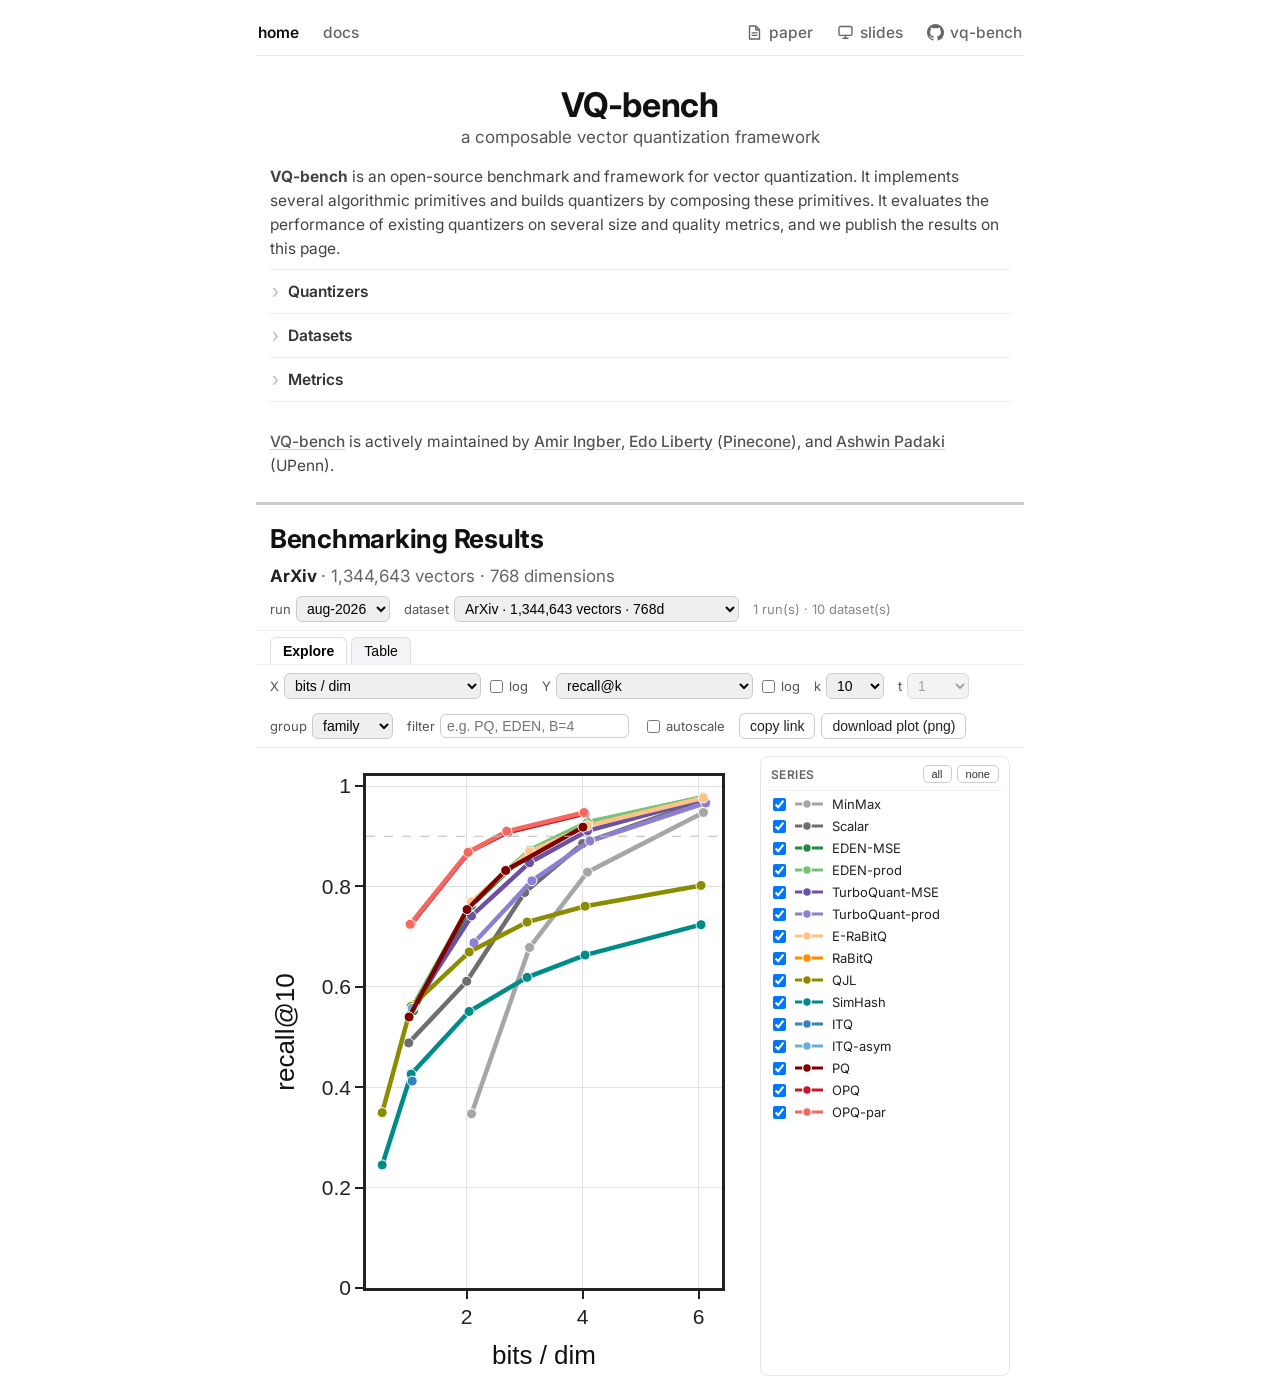
<file: docs/index.html>
<!doctype html><html><head><meta charset="utf-8"><title>VQ-bench</title>
<meta name="viewport" content="width=device-width, initial-scale=1">
<script src="https://cdn.plot.ly/plotly-2.35.2.min.js"></script>
<link rel="preconnect" href="https://fonts.googleapis.com">
<link rel="preconnect" href="https://fonts.gstatic.com" crossorigin>
<link href="https://fonts.googleapis.com/css2?family=Inter:wght@400;500;600;700&display=swap" rel="stylesheet">
<!-- Shared site chrome (top nav). Progressive: absent in a standalone `vqb view`
     export, where everything below is inline so the page stands on its own. -->
<link rel="stylesheet" href="assets/site.css">
<script defer src="assets/site.js"></script>
<style>
  /* Always reserve the scrollbar track so percentage margins don't re-center
     (and shift the header) between pages of different heights. */
  /* iOS Safari inflates text per block on rotation to landscape, scaled by how wide
     the block is — so a wide table column paints larger than a narrow one despite an
     identical font-size, and computed style still reports the declared value. 100%
     opts out of the boost while leaving pinch-zoom alone (unlike `none`). */
  html{overflow-y:scroll;-webkit-text-size-adjust:100%;text-size-adjust:100%}
  body{font-family:'Inter',system-ui,-apple-system,sans-serif;margin-left: 20%;margin-right:20%;color:#222;font-size:16px}
  h1{font-size:17px;margin:10px 14px 2px}
  #benchhead{font-size:26px;font-weight:700;letter-spacing:-0.01em;color:#111;margin:18px 14px 12px}
  #title .meta{font-weight:400;color:#666}
  #top{display:flex;flex-wrap:wrap;gap:14px;align-items:center;padding:8px 14px;border-bottom:1px solid #eee}
  #top label{font-size:13px;color:#555}
  #top select{font-size:14px;padding:3px 6px;border:1px solid #ccc;border-radius:6px}
  #status{font-size:13px;color:#888}
  nav#tabs{display:flex;gap:4px;padding:6px 14px 0}
  nav#tabs button{font-size:14px;padding:5px 12px;border:1px solid #ddd;border-bottom:none;background:#f4f4f6;border-radius:6px 6px 0 0;cursor:pointer}
  nav#tabs button.active{background:#fff;font-weight:600}
  #bar{display:flex;flex-wrap:wrap;gap:14px;align-items:center;padding:8px 14px;border-top:1px solid #eee;border-bottom:1px solid #eee}
  #bar label{font-size:13px;color:#555}
  #bar select,#bar input[type=text]{font-size:14px;padding:3px 6px;border:1px solid #ccc;border-radius:6px}
  #bar button{font-size:14px;padding:4px 10px;border:1px solid #ccc;border-radius:6px;background:#fff;color:#222;cursor:pointer}
  #bar button:hover{background:#f4f4f6}
  #dlbtns{gap:6px}
  .ctl{display:flex;gap:5px;align-items:center}
  .chk{font-size:12px;color:#555;display:flex;gap:3px;align-items:center}
  #plotwrap{display:flex;gap:14px;padding:8px 14px 0;align-items:stretch}
  #fig{flex:1 1 auto;min-width:0;height:620px}
  #fig.drag{outline:3px dashed #1f77b4;outline-offset:-6px}
  #legendpanel{flex:0 0 250px;height:620px;overflow-y:auto;border:1px solid #e6e6e6;
               border-radius:8px;padding:0 8px 8px;box-sizing:border-box;background:#fff}
  #legendhead{display:flex;align-items:center;justify-content:space-between;
              position:sticky;top:0;background:#fff;padding:8px 2px 7px;margin-bottom:2px;
              border-bottom:1px solid #eee;font-size:12px;font-weight:600;color:#666;
              text-transform:uppercase;letter-spacing:0.04em}
  #legendhead .btns{display:flex;gap:5px}
  #legendhead button{font-size:11px;font-weight:500;padding:2px 8px;border:1px solid #ccc;
                     border-radius:5px;background:#fff;color:#333;cursor:pointer;text-transform:none;letter-spacing:0}
  #legendhead button:hover{background:#f4f4f6}
  .legrow{display:flex;align-items:center;gap:8px;padding:3px 4px;border-radius:6px;cursor:pointer}
  .legrow:hover{background:#f4f6fa}
  .legrow input{cursor:pointer;margin:0;flex:0 0 auto}
  .legrow svg{flex:0 0 auto}
  .legrow .lbl{font-size:13px;color:#222;user-select:none;white-space:nowrap;overflow:hidden;text-overflow:ellipsis}
  .legrow.off .lbl{color:#b3b3b3}
  .legrow.off svg{opacity:0.32}
  .hint{font:12px system-ui;color:#666;padding:8px 14px 10px}
  /* table tab */
  #tab-table{padding:8px 14px 18px}
  #tbar{display:flex;gap:10px;align-items:center;margin-bottom:10px}
  #tq{padding:6px 10px;font-size:14px;width:240px;border:1px solid #ccc;border-radius:6px}
  #colwrap{position:relative}
  #colbtn{font-size:14px;padding:6px 10px;border:1px solid #ccc;border-radius:6px;background:#fff;color:#222;cursor:pointer}
  #colbtn:hover{background:#f4f4f6}
  #colpop{position:absolute;z-index:30;top:calc(100% + 4px);left:0;background:#fff;border:1px solid #ddd;
          border-radius:8px;box-shadow:0 6px 24px rgba(0,0,0,0.12);padding:6px;width:230px;max-height:340px;overflow-y:auto}
  #collist .colrow{display:flex;align-items:center;gap:8px;padding:5px 7px;border-radius:6px;font-size:13px}
  #collist .colrow:hover{background:#f4f6fa}
  #collist .colrow.drag{opacity:0.45}
  #collist .colrow .grip{color:#bbb;cursor:grab}
  #collist .colrow input{cursor:pointer;margin:0;flex:0 0 auto}
  #collist .colrow .lbl{flex:1 1 auto;white-space:nowrap;overflow:hidden;text-overflow:ellipsis;color:#333}
  table{border-collapse:collapse;font-size:14px;width:100%}
  th,td{padding:6px 10px;text-align:right;white-space:nowrap}
  th{background:#f4f4f6;cursor:pointer;user-select:none;position:sticky;top:0;border-bottom:2px solid #ddd}
  th:hover{background:#e9e9ee}
  th .arr{color:#999;font-size:10px;margin-left:3px}
  td.method,th.method{text-align:left}
  tr:nth-child(even) td{background:#fafafa}
  tr:hover td{background:#eef5ff}
  .dot{display:inline-block;width:9px;height:9px;border-radius:50%;margin-right:6px;vertical-align:middle}
  .fam{text-align:left;color:#444}
  /* brand header + about banner */
  #brand{text-align:center;font-size:34px;font-weight:700;letter-spacing:-0.01em;
         color:#111;padding:18px 14px 2px;margin:0}
  #tagline{text-align:center;font-size:17px;color:#555;padding:0 14px 14px;margin:0}
  #about{padding:4px 14px 16px}
  #sep{border:none;border-top:3px solid #ccc;margin:0 0 4px}
  #about p{font-size:15.5px;line-height:1.55;color:#444;margin:0 0 8px}
  /* Prose links echo the top nav: quiet at rest, only the hovered link darkens —
     keeps adjacent links (name + affiliation) individually distinguishable. */
  #about p a{color:#555;font-weight:500;text-decoration:underline;
             text-decoration-color:#ccc;text-underline-offset:2px}
  #about p a:hover{color:#111;text-decoration-color:#555}
  /* Info sections as a clean accordion: a rotating chevron, hairline dividers,
     no uppercase-link styling. */
  #about details{border-top:1px solid #ececec;font-size:14.5px}
  #about details:last-of-type{border-bottom:1px solid #ececec;margin-bottom:6px}
  #about summary{list-style:none;cursor:pointer;display:flex;align-items:center;gap:9px;
                 padding:12px 2px;font-size:15.5px;font-weight:600;color:#333;outline:none}
  #about summary::-webkit-details-marker{display:none}
  #about summary::before{content:"\203A";display:inline-block;color:#bbb;font-size:19px;font-weight:400;
                         line-height:1;transition:transform .15s ease}
  #about details[open] summary{color:#111}
  #about details[open] summary::before{transform:rotate(90deg)}
  #about details > *:not(summary){margin:0 0 12px 24px}
  /* A table's width:100% resolves against the details content box, which does not
     account for the 24px indent above — plain 100% would hang past the right edge
     at every width (invisible on desktop only because the body gutters absorb it). */
  #about details > table.info{width:calc(100% - 24px)}
  .note{font-size:13px;color:#888;margin-top:8px}
  /* section below the plots (References dropdown) + info tables — left-aligned text tables */
  #below{padding:14px 14px 24px;max-width:960px}
  #below details p{font-size:14px;color:#666;margin:0 0 12px}
  table.info{border-collapse:collapse;font-size:15px;width:100%;margin-bottom:6px}
  table.info th,table.info td{padding:7px 10px;text-align:left;white-space:normal;
                              vertical-align:top;border-bottom:1px solid #eee}
  /* Give the leading term column (Quantizer / Metric) more room. */
  table.info.wide-first th:first-child,table.info.wide-first td:first-child{width:26%;white-space:nowrap}
  table.info th{background:#f4f4f6;position:static;font-weight:600;color:#333;border-bottom:2px solid #ddd}
  table.info tr:hover td{background:#f7f9fc}
  table.info td.num{white-space:nowrap}
  table.info .grp td{background:#fafafa;font-weight:600;color:#555;
                     text-transform:uppercase;letter-spacing:0.03em;font-size:11.5px}
  table.info code{font-size:12px;color:#333;background:#f2f2f4;padding:1px 4px;border-radius:4px}
  table.info a{color:#1f6feb;text-decoration:none}
  table.info a:hover{text-decoration:underline}

  /* ── narrow screens ───────────────────────────────────────────────────────
     Kept last on purpose: a media query adds no specificity, so these only beat
     the equally-specific base rules above by coming later in source order. */
  /* The 20% gutters would spend 40% of a phone's width on empty margin, but 0 lets
     the section rules and table borders run right off both edges — keep a small one. */
  @media (max-width:900px), (max-height:600px){
    body{margin-left:10px;margin-right:10px}
  }
  /* Narrow OR short — only for rules that answer to either. A phone in landscape is
     ~844x390 (932x430 on a Pro Max), wide enough to clear a width-only breakpoint but
     far too short for the desktop scale. Nothing width-dependent belongs here: at 844
     there is plenty of width, and relaxing a width rule there actively hurts (it let
     the Paper column swell to 79% of the references table). */
  @media (max-width:760px), (max-height:600px){
    #plotwrap{flex-direction:column}
    /* Cap against the viewport too: 440px of chart plus the hero and control bars
       does not fit in a 390px-tall landscape phone. */
    #fig{height:min(440px,68vh)}
    #legendpanel{flex-basis:auto;width:100%;height:auto;max-height:min(220px,34vh)}
  }
  /* Genuinely narrow only. A landscape phone must not get these. */
  @media (max-width:760px){
    /* The results table is all nowrap cells, so it's wider than a phone. Scroll it
       on its own rather than letting it drag the whole page sideways. Only at this
       width: overflow-x also makes the wrapper a vertical scroll container, which
       would strand the sticky `th` against a box that never scrolls. */
    .tscroll{overflow-x:auto}
    #tbar{flex-wrap:wrap}
    #tq{width:auto;flex:1 1 140px;min-width:0}
    #colpop{max-width:calc(100vw - 40px)}
    /* A <select> sizes itself to its longest option ("SOS@k (score ratio)"), which
       alone is wider than a phone. Let it shrink and ellipsize instead. */
    #top .ctl,#bar .ctl{max-width:100%}
    #top select,#bar select{max-width:100%;min-width:0}
    /* Long quantizer names don't fit a pinned 26% column at this width. Above it the
       pin has to stay, or the long-title Paper column absorbs the freed space. */
    table.info.wide-first th:first-child,table.info.wide-first td:first-child{width:auto;white-space:normal}
    /* Safety valve: these hold prose and so mostly reflow, but a long unbreakable
       cell (a paper title, a wide number) would otherwise widen the whole page. */
    table.info{display:block;overflow-x:auto}
  }
  /* Short viewports (landscape phones): vertical space is the scarce resource, so
     reclaim it — but reclaim it from the hero and the vertical rhythm, NOT from body
     copy. Text renders at its declared size now that the inflation above is opted
     out, so the about prose and info tables keep their full size here. */
  @media (max-height:600px){
    #brand{font-size:27px;padding:10px 14px 2px}
    #tagline{font-size:15.5px;padding:0 14px 10px}
    /* Heading only, and only enough to stay under the smaller brand. */
    #benchhead{font-size:21px;margin:12px 14px 8px}
    #about p{line-height:1.5;margin:0 0 7px}
    #about summary{padding:9px 2px}
    #about details > *:not(summary){margin-bottom:9px}
    table.info th,table.info td{padding:5px 10px}
  }
</style></head><body>
<!-- Single-run data is injected into the block below by `vqb view`; on the
     committed site the placeholder stays put, JSON.parse fails, and we go global. -->
<script type="application/json" id="embedded">__EMBED__</script>

<header id="brand">VQ-bench</header>
<p id="tagline">a composable vector quantization framework</p>

<section id="about">
  <p><b>VQ-bench</b> is an open-source benchmark and framework for vector quantization. It implements several algorithmic primitives and builds quantizers by composing these primitives. It evaluates the performance of existing quantizers on several size and quality metrics, and we publish the results on this page. </p>

  <details>
    <summary>Quantizers</summary>
    <p>Each method evaluated in VQ-bench, with a link to its source.</p>
    <table class="info wide-first"><thead><tr><th>Quantizer</th><th>Paper</th><th>Year</th></tr></thead>
    <tbody id="refbody"></tbody></table>
    <p class="note">MinMax (per-vector) and Scalar (per-dimension) are uniform min–max quantization baselines with no dedicated reference.</p>
  </details>
  <details>
    <summary>Datasets</summary>
    <table class="info">
      <thead><tr><th>Dataset</th><th>Vectors</th><th>Dimension</th><th>Calibration queries</th></tr></thead>
      <tbody>
        <tr><td>ArXiv</td><td class="num">1,344,643</td><td class="num">768</td><td class="num">0</td></tr>
        <tr><td>CCNews</td><td class="num">495,328</td><td class="num">768</td><td class="num">0</td></tr>
        <tr><td>COCO</td><td class="num">282,360</td><td class="num">768</td><td class="num">114,054</td></tr>
        <tr><td>HotpotQA</td><td class="num">5,233,329</td><td class="num">640</td><td class="num">96,845</td></tr>
        <tr><td>ImageNet</td><td class="num">1,281,167</td><td class="num">512</td><td class="num">0</td></tr>
        <tr><td>LAION</td><td class="num">1,000,448</td><td class="num">512</td><td class="num">999,448</td></tr>
        <tr><td>Landmark</td><td class="num">760,757</td><td class="num">768</td><td class="num">0</td></tr>
        <tr><td>Llama</td><td class="num">256,921</td><td class="num">128</td><td class="num">255,921</td></tr>
        <tr><td>MS MARCO</td><td class="num">8,840,823</td><td class="num">1024</td><td class="num">0</td></tr>
        <tr><td>Yahoo</td><td class="num">677,305</td><td class="num">384</td><td class="num">0</td></tr>
      </tbody>
    </table>
    <p class="note">All datasets are from <a href="https://vector-index-bench.github.io" target="_blank" rel="noopener">VIBE</a> (Jääsääri et al. 2025) and use inner-product similarity. All datasets use normalized (unit-length) vectors except for Llama. <b>Calibration queries</b> is the number of available sample queries for training.</p>
  </details>
  <details>
    <summary>Metrics</summary>
    <table class="info wide-first">
      <thead><tr><th>Metric</th><th>What it measures</th><th>Better</th></tr></thead>
      <tbody>
        <tr class="grp"><td colspan="3">KV-cache values / signal compression</td></tr>
        <tr><td><b>reconstruction MSE</b></td><td>average squared distance between the true vector and the reconstructed vector</td><td>lower</td></tr>
        <tr><td><b>reconstruction bias</b></td><td>squared norm of the average residual vector (true vector &minus; approximated vector)</td><td>lower</td></tr>
        <tr class="grp"><td colspan="3">Model weights compression</td></tr>
        <tr><td><b>score MSE</b></td><td>average squared error of the inner-product estimates between queries and candidates</td><td>lower</td></tr>
        <tr><td><b>score bias</b></td><td>bias of the inner-product estimates</td><td>→ 0</td></tr>
        <tr class="grp"><td colspan="3">Vector search / recommendations</td></tr>
        <tr><td><b>recall@k</b></td><td>fraction of the true top-k neighbors contained in the approximated top-k</td><td>higher</td></tr>
        <tr><td><b>SOS@k</b></td><td>ratio of summed top-k approximated scores and summed true top-k scores</td><td>higher</td></tr>
        <tr><td><b>exp-SOS@k (τ)</b></td><td>SOS@k over exponentiated scores exp(score / τ), at temperature τ</td><td>higher</td></tr>
        <tr class="grp"><td colspan="3">KV-cache keys</td></tr>
        <tr><td><b>attention KL (τ)</b></td><td>KL-divergence between the softmax distributions induced by true and approximate candidate scores, at temperature τ</td><td>lower</td></tr>
        <tr><td><b>attention TV (τ)</b></td><td>TV-distance between the softmax distributions, at temperature τ</td><td>lower</td></tr>
      </tbody>
    </table>
    <p class="note">We also report size and efficiency metrics (bits per dimension, peak / encode memory, encode / scoring time). All time and memory statistics were measured on an Intel Xeon Platinum 8481C (44 cores, 176 GB RAM) using 40 threads.</p>
  </details>
  <p style="margin-top:16px;padding-top:12px"><a href="https://github.com/pinecone-io/vq-bench" target="_blank" rel="noopener">VQ-bench</a> is actively maintained by <a href="https://scholar.google.com/citations?user=0IkkBzQAAAAJ" target="_blank" rel="noopener">Amir Ingber</a>, <a href="https://edoliberty.com/" target="_blank" rel="noopener">Edo Liberty</a> (<a href="https://pinecone.io/" target="_blank" rel="noopener">Pinecone</a>), and <a href="https://apadaki.github.io/" target="_blank" rel="noopener">Ashwin Padaki</a> (UPenn).</p>
</section>

<hr id="sep">

<h2 id="benchhead">Benchmarking Results</h2>
<h1 id="title">VQ-bench</h1>
<div id="top">
  <div class="ctl" id="runctl"><label>run</label><select id="runsel"></select></div>
  <div class="ctl"><label>dataset</label><select id="dssel"></select></div>
  <span id="status"></span>
</div>
<nav id="tabs">
  <button data-tab="explore" class="active">Explore</button>
  <button data-tab="table">Table</button>
</nav>

<section id="tab-explore">
  <div id="bar">
    <div class="ctl"><label>X</label><select id="xsel"></select>
      <span class="chk"><input type="checkbox" id="xlog"><label for="xlog">log</label></span></div>
    <div class="ctl"><label>Y</label><select id="ysel"></select>
      <span class="chk"><input type="checkbox" id="ylog"><label for="ylog">log</label></span></div>
    <div class="ctl"><label>k</label><select id="ksel"></select></div>
    <div class="ctl"><label>t</label><select id="tsel"></select></div>
    <div class="ctl"><label>group</label><select id="gsel">
      <option value="family">family</option><option value="method">method</option></select></div>
    <div class="ctl"><label>filter</label><input type="text" id="q" placeholder="e.g. PQ, EDEN, B=4"></div>
    <div class="ctl"><span class="chk"><input type="checkbox" id="autoscale"><label for="autoscale">autoscale</label></span></div>
    <div class="ctl" id="dlbtns">
      <button id="btn-link">copy link</button>
      <button id="btn-png">download plot (png)</button>
    </div>
  </div>
  <div id="plotwrap">
    <div id="fig"></div>
    <aside id="legendpanel">
      <div id="legendhead"><span>series</span>
        <span class="btns"><button id="leg-all">all</button><button id="leg-none">none</button></span>
      </div>
      <div id="leglist"></div>
    </aside>
  </div>
</section>

<section id="tab-table" hidden>
  <div id="tbar">
    <input id="tq" placeholder="filter (e.g. PQ, EDEN, B=4)…">
    <div id="colwrap">
      <button id="colbtn" type="button">columns ▾</button>
      <div id="colpop" hidden><div id="collist"></div></div>
    </div>
  </div>
  <div class="tscroll"><table id="t"><thead><tr id="hr"></tr></thead><tbody id="tb"></tbody></table></div>
</section>

<script>
// Stable color per family (family = first whitespace token of the label).
const COLORS = {
  // RaBitQ family — oranges
  "RaBitQ":"#ff8c00", "E-RaBitQ":"#ffc286",
  // EDEN family — greens
  "EDEN-MSE":"#238b45", "EDEN-prod":"#74c476",
  // TurboQuant family — purples
  "TurboQuant-MSE":"#6a51a3", "TurboQuant-prod":"#8f7fd4",
  // learned-rotation family — blues
  "ITQ":"#3182bd", "ITQ-asym":"#6baed6",
  // product-quantization family — reds (its own hue: sharing the blues left five
  // series separated by lightness alone, at OKLab dE 4.9 across the worst pair)
  "PQ":"#7f0000", "OPQ":"#c9182b", "OPQ-par":"#f4685f",
  // singletons — distinct hues
  "SimHash":"#008b8b", // dark teal
  "QJL":"#8c8c00",     // dark olive (clears RaBitQ's orange under protanopia)
  "NF4":"#8c564b",     // brown
  "KIVI":"#fb9a99",    // salmon
  "GEAR":"#7f7f7f",    // gray
  "Int":"#e7298a",     // magenta-pink
  // baselines — grays
  "Scalar":"#6e6e6e", "MinMax":"#a6a6a6",
};
// Fallback for any future family not listed above — broadened so new methods
// don't immediately collide.
const PALETTE = ["#393b79","#637939","#8c6d31","#843c39","#7b4173",
                 "#5254a3","#8ca252","#bd9e39","#ad494a","#a55194"];

// Axis fields: group (dropdown <optgroup>), label, default scale, accessor, hover format.
const FIELDS = {
  bits:     {group:"Size & memory", label:"bits / dim",              log:false, get:r=>r.bits,      d3:".3f"},
  model_bits:{group:"Size & memory", label:"model bits / dim",       log:false, get:r=>r.model_bits, d3:".3f"},
  code_bits: {group:"Size & memory", label:"code bits / dim",        log:false, get:r=>r.code_bits,  d3:".3f"},
  mem:      {group:"Size & memory", label:"peak memory (MB)",        log:false, get:r=>r.mem,       d3:".2f"},
  fit_mem:  {group:"Size & memory", label:"fit memory (MB)",         log:false, get:r=>r.fit_mem,   d3:".2f"},
  enc_mem:  {group:"Size & memory", label:"encode memory (MB)",      log:false, get:r=>r.enc_mem,   d3:".2f"},
  fit_s:    {group:"Time",          label:"fit time (s)",            log:false, get:r=>r.fit_s,     d3:".3f"},
  enc_s:    {group:"Time",          label:"encode time (s)",         log:false, get:r=>r.enc_s,     d3:".3f"},
  score_avg:{group:"Time",          label:"scoring avg (µs)",        log:false, get:r=>r.score_avg, d3:".2f"},
  score_p50:{group:"Time",          label:"scoring p50 (µs)",        log:false, get:r=>r.score_p50, d3:".2f"},
  score_p90:{group:"Time",          label:"scoring p90 (µs)",        log:false, get:r=>r.score_p90, d3:".2f"},
  score_p99:{group:"Time",          label:"scoring p99 (µs)",        log:false, get:r=>r.score_p99, d3:".2f"},
  recon_us: {group:"Time",          label:"reconstruction time (µs)",log:false, get:r=>r.recon_us,  d3:".2f"},
  recall:   {group:"Quality",       label:"recall@k",                log:false, perK:true, get:(r,k)=>r.recalls[k], d3:".4f"},
  sos:      {group:"Quality",       label:"SOS@k (score ratio)",     log:false, perK:true, get:(r,k)=>r.sos[k],     d3:".4f"},
  exp_sos:  {group:"Quality",       label:"exp-SOS@k (τ={t})",       log:false, perKT:true, get:(r,k,t)=>r.exp_sos?.[t]?.[k], d3:".4f"},
  mse:      {group:"Quality",       label:"score MSE",               log:true,  get:r=>r.mse,       d3:".2e"},
  bias:     {group:"Quality",       label:"score bias",              log:false, get:r=>r.bias,      d3:".2e"},
  kl:       {group:"Quality",       label:"attention KL (τ={t})", log:true,  perT:true, get:(r,t)=>r.kl[t],  d3:".2e"},
  l1:       {group:"Quality",       label:"attention TV (τ={t})", log:false, perT:true, get:(r,t)=>r.l1[t],  d3:".4f"},
  recon:    {group:"Quality",       label:"reconstruction MSE",      log:true,  get:r=>r.recon,     d3:".2e"},
  recon_bias:{group:"Quality",      label:"reconstruction bias",     log:true,  get:r=>r.recon_bias,d3:".2e"},
};
const FIELD_ORDER = ["bits","model_bits","code_bits","mem","fit_mem","enc_mem","fit_s","enc_s","score_avg","score_p50","score_p90","score_p99","recon_us","recall","sos","exp_sos","mse","bias","kl","l1","recon","recon_bias"];
const GROUP_ORDER = ["Size & memory","Time","Quality"];

function family(label){ const p=label.split(/\s+/); return p.length?p[0]:label; }

// One dataset block ({dataset, sim, methods:[...]}) + run meta (k,
// temp) → per-method records the views expect.
function parseDataset(block, meta){
  const ks = ((meta && meta.k) || []).slice().sort((a,b)=>a-b);
  const tset = new Set(((meta && meta.temp) || []).map(Number));
  let hasSos = false, hasExpSos = false;
  const rows = (block.methods || []).map(d=>{
    const su = d.score_us || {};
    const recalls = {}, sos = {}, kl = {}, l1 = {};
    for(const [k,v] of Object.entries(d.recalls || {})) recalls[+k] = v;
    for(const [k,v] of Object.entries(d.sos || {})) { sos[+k] = v; hasSos = true; }
    for(const [t,v] of Object.entries(d.score_kl || {}))      { kl[+t]  = v; tset.add(+t); }
    for(const [t,v] of Object.entries(d.score_tv || {}))      { l1[+t]  = v; tset.add(+t); }
    const exp_sos = {};
    for(const [t,ks_] of Object.entries(d.exp_sos || {})){
      exp_sos[+t] = {};
      for(const [k,v] of Object.entries(ks_)){ exp_sos[+t][+k] = v; hasExpSos = true; }
      tset.add(+t);
    }
    return {
      method:d.label, family:family(d.label),
      bits: d.bits_per_dim ?? null,
      model_bits: d.model_bits_per_dim ?? null,
      code_bits:  d.code_bits_per_dim ?? null,
      mem:     d.peak_bytes        != null ? d.peak_bytes/1e6        : null,
      fit_mem: d.fit_peak_bytes    != null ? d.fit_peak_bytes/1e6    : null,
      enc_mem: d.encode_peak_bytes != null ? d.encode_peak_bytes/1e6 : null,
      fit_s:   d.fit_s ?? null,
      enc_s:   d.encode_s ?? null,
      score_avg: su.avg ?? null, score_p50: su.p50 ?? null,
      score_p90: su.p90 ?? null, score_p99: su.p99 ?? null,
      recon_us: d.recon_us ?? null,
      mse: d.mse_score ?? null, bias: d.bias_score ?? null,
      kl, l1, recon: d.mse_recon ?? null, recon_bias: d.bias_recon ?? null,
      recalls, sos, exp_sos,
    };
  });
  const temps = [...tset].sort((a,b)=>a-b);
  return { rows, ks, temps, hasSos, hasExpSos };
}

let DATA = null, famColor = {}, curFname = "vq-bench";
let AUTOSCALE = false;          // persistent axis-autoscale toggle; survives dataset/metric switches
let hiddenSeries = new Set();   // series names currently toggled off
let plotSeries = [];            // ordered {name,color,dashed,square}, aligned to plot trace order
let panelSig = "";              // signature of the panel's series set; rebuild only when it changes

// ── shareable URL state ─────────────────────────────────────────────────────────
// The query string encodes the current view (experiment, dataset, axes + log
// scales, k/τ, grouping, filter, tab) so a copied URL reproduces the exact plot.
const URL_KEYS = ["exp","ds","tab","x","y","xlog","ylog","k","t","g","q"];
function parseURL(){
  const p = new URLSearchParams(location.search), s = {};
  for(const key of URL_KEYS) if(p.has(key)) s[key] = p.get(key);
  return s;
}
// Default view when the page is opened with no query string.
const DEFAULT_VIEW = {exp:"benchmark", ds:"arxiv-nomic-768-normalized", x:"bits", y:"recall", k:"10"};
// Whatever the URL omits falls back to the default view, which is what lets
// writeURL leave defaults out of the address bar without changing the view a
// link restores.
let pendingURL = {...DEFAULT_VIEW, ...parseURL()};   // consumed during the initial load, then cleared
let urlReady = false;          // once true, control changes are written back to the URL
let curExpName = null, curDsId = null, currentTab = "explore";
// The run/dataset the page lands on unprompted. Resolved from the data during
// load (the first run in the manifest, its first dataset) rather than named
// above, since neither is known until the manifest is fetched.
let defExpName = null, defDsId = null;

function setSelIfValid(sel, val){
  if(val!=null && [...sel.options].some(o=>o.value===val)){ sel.value = val; return true; }
  return false;
}

// Write the current view to the address bar (no reload). Only keys that differ
// from their natural default are emitted, so the default view gets a bare URL
// with no query string at all.
function writeURL(){
  if(!urlReady) return;
  const p = new URLSearchParams();
  if(curExpName && curExpName !== defExpName) p.set("exp", curExpName);
  if(curDsId    && curDsId    !== defDsId)    p.set("ds", curDsId);
  if(currentTab!=="explore") p.set("tab", currentTab);
  const x=document.getElementById("xsel").value, y=document.getElementById("ysel").value;
  if(x && x!==DEFAULT_VIEW.x) p.set("x", x);
  if(y && y!==DEFAULT_VIEW.y) p.set("y", y);
  if(FIELDS[x]){ const c=document.getElementById("xlog").checked; if(c!==FIELDS[x].log) p.set("xlog", c?"1":"0"); }
  if(FIELDS[y]){ const c=document.getElementById("ylog").checked; if(c!==FIELDS[y].log) p.set("ylog", c?"1":"0"); }
  if(FIELDS[x] && FIELDS[y]){
    // k/τ only mean anything for a per-k / per-τ metric, and only when moved off
    // the default — otherwise the default view would carry a lone ?k=10.
    if(FIELDS[x].perK||FIELDS[y].perK){
      const k=document.getElementById("ksel").value; if(k!==DEFAULT_VIEW.k) p.set("k", k);
    }
    if(FIELDS[x].perT||FIELDS[y].perT) p.set("t", document.getElementById("tsel").value);
  }
  const g=document.getElementById("gsel").value; if(g && g!=="family") p.set("g", g);
  const q=document.getElementById("q").value; if(q) p.set("q", q);
  const qs = p.toString();
  const path = location.pathname.replace(/\/index\.html$/, "/") || "/";
  history.replaceState(null, "", qs ? path+"?"+qs : path);
}

function assignColors(rows){
  famColor = {}; let fb = 0;
  for(const r of rows){
    if(!(r.family in famColor)){
      const base = r.family.startsWith("Whitened-") ? r.family.slice(9) : null;
      famColor[r.family] = (base ? (COLORS[base] || null) : null) ?? COLORS[r.family] ?? PALETTE[fb++ % PALETTE.length];
    }
  }
}

// ── Explore tab (scatter) ───────────────────────────────────────────────────────
function availFields(){
  const present = {}; for(const f of FIELD_ORDER) present[f]=false;
  const k0 = DATA.ks.length ? DATA.ks[0] : null;
  const t0 = DATA.temps.length ? DATA.temps[0] : null;
  for(const r of DATA.rows){
    for(const f of FIELD_ORDER){
      const fd = FIELDS[f];
      const v = fd.perKT ? (k0!=null && t0!=null ? fd.get(r,k0,t0) : null)
              : fd.perK ? (k0!=null ? fd.get(r,k0) : null)
              : fd.perT ? (t0!=null ? fd.get(r,t0) : null)
              : fd.get(r);
      if(v!=null) present[f]=true;
    }
  }
  return FIELD_ORDER.filter(f=>present[f]);
}

function fillAxis(sel, fields, want){
  const keep = fields.includes(sel.value) ? sel.value : (fields.includes(want) ? want : fields[0]);
  sel.innerHTML = "";
  for(const g of GROUP_ORDER){
    const inGroup = fields.filter(f=>FIELDS[f].group===g);
    if(!inGroup.length) continue;
    const og = document.createElement("optgroup"); og.label = g;
    for(const f of inGroup){ const o=document.createElement("option"); o.value=f; o.textContent=FIELDS[f].label; og.appendChild(o); }
    sel.appendChild(og);
  }
  sel.value = keep;
}

function setData(parsed){
  DATA = parsed; assignColors(DATA.rows);
  hiddenSeries.clear(); panelSig = "";   // fresh dataset → all series shown, force panel rebuild
  const fields = availFields();
  fillAxis(document.getElementById("xsel"), fields, "bits");
  fillAxis(document.getElementById("ysel"), fields, "recall");
  const ksel = document.getElementById("ksel"); const keepK = ksel.value;
  ksel.innerHTML = "";
  for(const k of DATA.ks){ const o=document.createElement("option"); o.value=k; o.textContent=k; ksel.appendChild(o); }
  ksel.value = DATA.ks.includes(+keepK) ? keepK : (DATA.ks.includes(10) ? 10 : (DATA.ks[DATA.ks.length-1] ?? ""));
  const tsel = document.getElementById("tsel"); const keepT = tsel.value;
  tsel.innerHTML = "";
  for(const t of DATA.temps){ const o=document.createElement("option"); o.value=t; o.textContent=t; tsel.appendChild(o); }
  tsel.value = DATA.temps.includes(+keepT) ? keepT : (DATA.temps.includes(1) ? 1 : (DATA.temps[0] ?? ""));
  // URL overrides, applied once on the initial load (later dataset/experiment
  // switches fall back to defaults). Log scales follow the chosen field, then
  // an explicit xlog/ylog in the URL can override.
  const u = pendingURL;
  setSelIfValid(document.getElementById("xsel"), u.x);
  setSelIfValid(document.getElementById("ysel"), u.y);
  setSelIfValid(document.getElementById("ksel"), u.k);
  setSelIfValid(document.getElementById("tsel"), u.t);
  if(u.g==="family"||u.g==="method") document.getElementById("gsel").value = u.g;
  if(u.q!=null) document.getElementById("q").value = u.q;
  document.getElementById("xlog").checked = FIELDS[document.getElementById("xsel").value].log;
  document.getElementById("ylog").checked = FIELDS[document.getElementById("ysel").value].log;
  if(u.xlog!=null) document.getElementById("xlog").checked = u.xlog==="1";
  if(u.ylog!=null) document.getElementById("ylog").checked = u.ylog==="1";
  pendingURL = {};      // consumed
  urlReady = true;
  redraw();
}

// Resolve an axis label, substituting the active k / temperature into per-k /
// per-t metric names ("recall@k" → "recall@10").
function axisTitle(field, k, t){
  const fd = FIELDS[field];
  let s = fd.label;
  if((fd.perK || fd.perKT) && Number.isFinite(k)) s = s.replace("@k", "@"+k);
  if((fd.perT || fd.perKT) && Number.isFinite(t)) s = s.replace("{t}", t);
  return s;
}

// The chart's type scale is drawn for a wide desktop figure; at phone widths the
// axis titles, ticks and left margin would swallow the plot area. Plotly's
// responsive:true resizes the canvas but never rescales type, so we do it here.
// Breakpoint matches the CSS above, which stacks the legend below the plot.
// Must track the CSS breakpoint above: short counts as narrow, or a rotated phone
// keeps the desktop type scale in a viewport with no room for it.
const narrow = () => window.innerWidth <= 760 || window.innerHeight <= 600;

function axisLayout(vals, field, log, label){
  const sm = narrow();
  const ax = {
    title:{text:(label ?? FIELDS[field].label) + (log?" (log)":""),
           font:{size:sm?14:26, weight:700, color:"#111"}, standoff:sm?6:18},
    showgrid:true, gridcolor:"#e2e2e2", zeroline:false, autorange:false,
    showline:true, linecolor:"#222", linewidth:sm?1.4:2.6, mirror:true,
    ticks:"outside", tickcolor:"#222", ticklen:sm?4:8, tickwidth:sm?1:2,
    tickfont:{size:sm?11:21, weight:600, color:"#222"},
    // Reserve room for whatever tick labels the current zoom produces, so long
    // labels never clip or collide with the axis title (Plotly keeps them at a
    // distinct precision; we don't cap it, which would make ticks all-identical).
    automargin:true,
  };
  // Persistent autoscale: hand ranging to Plotly (keep log formatting) and skip
  // the computed fixed ranges below, so it stays on across dataset/metric switches.
  if(AUTOSCALE){
    ax.autorange = true;
    if(log){
      ax.type = "log"; ax.dtick = 1; ax.exponentformat = "power"; ax.showexponent = "all";
      ax.minor = {showgrid:true, gridcolor:"#f0f0f0", ticks:"outside", ticklen:4, tickwidth:1.4, tickcolor:"#999"};
    }
    return ax;
  }
  const v = vals.filter(x=>x!=null && (!log || x>0));
  if(field==="recall" && !log){ ax.range=[0,1.02]; return ax; }
  if(!v.length){ ax.autorange=true; return ax; }
  const mn=Math.min(...v), mx=Math.max(...v);
  if(log){
    // One label per decade as 10ⁿ (power format); 2×/5× become faint unlabeled
    // minor gridlines + short ticks for reference.
    Object.assign(ax, {
      type:"log", range:[Math.log10(mn)-0.3, Math.log10(mx)+0.3],
      dtick:1, exponentformat:"power", showexponent:"all",
      minor:{showgrid:true, gridcolor:"#f0f0f0", ticks:"outside", ticklen:4, tickwidth:1.4, tickcolor:"#999"},
    });
    return ax;
  }
  const span=mx-mn, pad = span>0 ? span*0.05 : (Math.abs(mx)*0.05 || 1);
  ax.range=[mn-pad,mx+pad]; return ax;
}

function redraw(){
  if(!DATA) return;
  const xf=document.getElementById("xsel").value, yf=document.getElementById("ysel").value;
  const k=parseInt(document.getElementById("ksel").value,10);
  const t=parseFloat(document.getElementById("tsel").value);
  const xlog=document.getElementById("xlog").checked, ylog=document.getElementById("ylog").checked;
  const grp=document.getElementById("gsel").value;
  const filt=document.getElementById("q").value.toLowerCase();
  const isPerK = (FIELDS[xf].perK || FIELDS[yf].perK || FIELDS[xf].perKT || FIELDS[yf].perKT);
  const isPerT = (FIELDS[xf].perT || FIELDS[yf].perT || FIELDS[xf].perKT || FIELDS[yf].perKT);
  document.getElementById("ksel").disabled = !isPerK;
  document.getElementById("tsel").disabled = !isPerT;

  const acc = (f,r) => FIELDS[f].perKT ? FIELDS[f].get(r,k,t) : FIELDS[f].perK ? FIELDS[f].get(r,k) : FIELDS[f].perT ? FIELDS[f].get(r,t) : FIELDS[f].get(r);
  const gx = r => acc(xf,r);
  const gy = r => acc(yf,r);
  const ok = (x,y) => x!=null && y!=null && (!xlog||x>0) && (!ylog||y>0);
  const rows = DATA.rows.filter(r => r.method.toLowerCase().includes(filt) || r.family.toLowerCase().includes(filt));

  const traces=[], xs=[], ys=[], seriesMeta=[];
  const hov = `%{text}<br>${FIELDS[xf].label}=%{x:${FIELDS[xf].d3}}<br>${FIELDS[yf].label}=%{y:${FIELDS[yf].d3}}<extra></extra>`;
  if(grp==="family"){
    const fams=[], seen=new Set();
    for(const r of rows){ if(!seen.has(r.family)){ seen.add(r.family); fams.push(r.family); } }
    for(const fam of fams){
      const pts = rows.filter(r=>r.family===fam).map(r=>[gx(r),gy(r),r.method]).filter(p=>ok(p[0],p[1])).sort((a,b)=>a[0]-b[0]);
      if(!pts.length) continue;
      pts.forEach(p=>{xs.push(p[0]);ys.push(p[1]);});
      const isW = fam.startsWith("Whitened-");
      traces.push({x:pts.map(p=>p[0]),y:pts.map(p=>p[1]),text:pts.map(p=>p[2]),mode:"lines+markers",
        name:fam,legendgroup:fam,visible:!hiddenSeries.has(fam),
        line:{color:famColor[fam],width:4.5,dash:isW?"dot":"solid"},
        marker:{color:famColor[fam],size:isW?9:10,symbol:isW?"square":"circle",
                line:{width:1,color:"#fff"}},hovertemplate:hov});
      seriesMeta.push({name:fam,color:famColor[fam],dashed:isW,square:isW});
    }
  } else {
    for(const r of rows){
      const x=gx(r), y=gy(r); if(!ok(x,y)) continue;
      xs.push(x); ys.push(y);
      const isW2 = r.family.startsWith("Whitened-");
      traces.push({x:[x],y:[y],text:[r.method],mode:"markers",name:r.method,legendgroup:r.family,
        visible:!hiddenSeries.has(r.method),
        marker:{color:famColor[r.family],size:isW2?10:11,symbol:isW2?"square":"circle",
                line:{width:1,color:"#fff"}},hovertemplate:hov});
      seriesMeta.push({name:r.method,color:famColor[r.family],dashed:isW2,square:isW2});
    }
  }

  const shapes=[];
  if(yf==="recall") shapes.push({type:"line",xref:"paper",x0:0,x1:1,yref:"y",y0:0.9,y1:0.9,line:{color:"#bbb",dash:"dash",width:1}});
  if(xf==="recall") shapes.push({type:"line",yref:"paper",y0:0,y1:1,xref:"x",x0:0.9,x1:0.9,line:{color:"#bbb",dash:"dash",width:1}});

  // The series legend lives in the HTML panel (#legendpanel), not in Plotly — robust at
  // any width and gives obvious per-series checkboxes. So the chart itself draws no legend.
  const sm = narrow();
  const layout = {
    font:{family:"'Helvetica Neue',Helvetica,Arial,sans-serif", size:sm?11:21, color:"#222"},
    hovermode:"closest", showlegend:false,
    margin: sm ? {l:48,r:10,t:8,b:44} : {l:96,r:24,t:20,b:80},
    plot_bgcolor:"white", paper_bgcolor:"white",
    xaxis: axisLayout(xs,xf,xlog,axisTitle(xf,k,t)), yaxis: axisLayout(ys,yf,ylog,axisTitle(yf,k,t)), shapes,
  };
  curFname = `vq-bench-${yf}-vs-${xf}`;
  Plotly.react("fig", traces, layout, {
    // "hover" never fires on touch, so the modebar would be unreachable on a phone.
    responsive:true, displaylogo:false, displayModeBar: sm ? true : "hover",
    modeBarButtonsToRemove:["toImage","select2d","lasso2d","resetScale2d"],   // downloads + reset live elsewhere; autoscale is our own toggle
  });
  bindAutoscaleSync();
  plotSeries = seriesMeta;
  syncLegendPanel(seriesMeta);
  writeURL();
}

// Keep the autoscale checkbox in sync with the plot's real range state. A manual
// zoom/pan writes explicit ranges (autoscale effectively off) → uncheck it; a
// double-click / Plotly autoscale writes autorange:true → check it. Bound once;
// the handler survives Plotly.react re-renders on the same #fig div.
let autoscaleBound = false;
function bindAutoscaleSync(){
  if(autoscaleBound) return;
  const gd = document.getElementById("fig");
  if(!gd || !gd.on) return;
  gd.on("plotly_relayout", ev => {
    const keys = Object.keys(ev || {});
    const cb = document.getElementById("autoscale");
    const manual = keys.some(k => /\.range(\[|$)/.test(k));           // zoom/pan set an explicit range
    const auto   = keys.some(k => /\.autorange$/.test(k)) && keys.every(k => !/\.range(\[|$)/.test(k));
    if(manual && AUTOSCALE){ AUTOSCALE = false; cb.checked = false; }
    else if(auto && !AUTOSCALE){ AUTOSCALE = true; cb.checked = true; }
  });
  autoscaleBound = true;
}

// ── HTML legend / series-toggle panel ───────────────────────────────────────────
function swatchSVG({color,dashed,square}){
  const marker = square
    ? `<rect x="9" y="3" width="8" height="8" fill="${color}" stroke="#fff" stroke-width="1.2"/>`
    : `<circle cx="13" cy="7" r="4.3" fill="${color}" stroke="#fff" stroke-width="1.2"/>`;
  return `<svg width="30" height="14" viewBox="0 0 30 14" aria-hidden="true">`
       + `<line x1="1" y1="7" x2="29" y2="7" stroke="${color}" stroke-width="3"`
       + (dashed ? ` stroke-dasharray="2.5,2.5"` : ``) + `/>` + marker + `</svg>`;
}

// Toggle one series' visibility in the live plot by name (no full redraw → keeps scroll).
function restyleSeries(name, visible){
  const idx = plotSeries.findIndex(s=>s.name===name);
  if(idx>=0) Plotly.restyle("fig", {visible}, [idx]);
}

function syncLegendPanel(series){
  const list = document.getElementById("leglist");
  const sig = series.map(s=>s.name).join("");
  if(sig===panelSig){                       // same series set → just refresh checked/off state
    list.querySelectorAll(".legrow").forEach(row=>{
      const off = hiddenSeries.has(row.dataset.name);
      row.classList.toggle("off", off);
      const cb = row.querySelector("input"); if(cb) cb.checked = !off;
    });
    return;
  }
  panelSig = sig;
  list.innerHTML = "";
  for(const s of series){
    const off = hiddenSeries.has(s.name);
    const row = document.createElement("div");
    row.className = "legrow" + (off?" off":"");
    row.dataset.name = s.name;
    row.title = s.name + " — click to toggle, double-click to isolate";
    row.innerHTML = `<input type="checkbox" ${off?"":"checked"}>${swatchSVG(s)}<span class="lbl">${s.name}</span>`;
    const cb = row.querySelector("input");
    cb.onclick = e => e.stopPropagation();   // checkbox handles itself; don't double-fire the row click
    cb.onchange = () => setSeriesHidden(s.name, !cb.checked);
    row.onclick = e => { if(e.target!==cb){ cb.checked=!cb.checked; setSeriesHidden(s.name, !cb.checked); } };
    row.ondblclick = () => isolateSeries(s.name);
    list.appendChild(row);
  }
}

function setSeriesHidden(name, hidden){
  if(hidden) hiddenSeries.add(name); else hiddenSeries.delete(name);
  const row = document.querySelector(`.legrow[data-name="${CSS.escape(name)}"]`);
  if(row){ row.classList.toggle("off", hidden); const cb=row.querySelector("input"); if(cb) cb.checked=!hidden; }
  restyleSeries(name, !hidden);
}

// Show only `name` (hide the rest); if already isolated to it, restore all.
function isolateSeries(name){
  const others = plotSeries.filter(s=>s.name!==name);
  const alreadySolo = !hiddenSeries.has(name) && others.every(s=>hiddenSeries.has(s.name));
  hiddenSeries = new Set(alreadySolo ? [] : others.map(s=>s.name));
  applyAllVisibility();
}
function setAllHidden(hidden){
  hiddenSeries = new Set(hidden ? plotSeries.map(s=>s.name) : []);
  applyAllVisibility();
}
// Push the full hiddenSeries state to both the plot (one restyle) and the panel rows.
function applyAllVisibility(){
  if(plotSeries.length)
    Plotly.restyle("fig", {visible: plotSeries.map(s=>!hiddenSeries.has(s.name))}, plotSeries.map((_,i)=>i));
  document.querySelectorAll("#leglist .legrow").forEach(row=>{
    const off = hiddenSeries.has(row.dataset.name);
    row.classList.toggle("off", off);
    const cb = row.querySelector("input"); if(cb) cb.checked = !off;
  });
}

// ── Table tab ─────────────────────────────────────────────────────────────────
const TABLE_METRICS = [
  ["mem",      "peak mem (MB)",   "num2", r=>r.mem],
  ["fit_mem",  "fit mem (MB)",    "num2", r=>r.fit_mem],
  ["enc_mem",  "encode mem (MB)", "num2", r=>r.enc_mem],
  ["fit_s",    "fit (s)",         "num3", r=>r.fit_s],
  ["enc_s",    "encode (s)",      "num3", r=>r.enc_s],
  ["score_p50","score p50 (µs)",  "num2", r=>r.score_p50],
  ["score_p90","score p90 (µs)",  "num2", r=>r.score_p90],
  ["score_p99","score p99 (µs)",  "num2", r=>r.score_p99],
  ["recon_us", "recon (µs)",      "num2", r=>r.recon_us],
  ["mse",      "score MSE",             "sci",  r=>r.mse],
  ["bias",     "score bias",            "sci",  r=>r.bias],
  ["recon",    "recon MSE",       "sci",  r=>r.recon],
  ["recon_bias","recon bias",     "sci",  r=>r.recon_bias],
];
// Column model: `method` is pinned first; every other available column lives in
// `colOrder` (display order) and shows iff it's in `colShown`. The "columns"
// popover toggles + drag-reorders them. State persists across dataset switches.
const METHOD_COL = {key:"method", label:"Method", kind:"text", get:r=>r.method};
let tSortKey = null, tSortDir = 1;
let colDefs = [];             // available non-method cols for the current DATA
let colOrder = [];            // keys of colDefs, in display order
let colShown = new Set();     // keys currently visible
let tableSeeded = false;      // seed the compact default once
let dragKey = null;           // key being dragged in the picker

function tg(t){ return Number.isInteger(t) ? String(t) : String(t); } // "1","0.5","2"

// Every column the current data can show (excluding the pinned Method column).
function availableCols(){
  const rows = DATA.rows;
  const any = get => rows.some(r => get(r) != null);
  const cols = [
    {key:"family", label:"Family", kind:"fam",  get:r=>r.family},
    {key:"bits",   label:"bits/dim", kind:"num3", get:r=>r.bits},
  ];
  if(any(r=>r.model_bits!=null)) cols.push({key:"model_bits", label:"model b/d", kind:"num3", get:r=>r.model_bits});
  if(any(r=>r.code_bits!=null))  cols.push({key:"code_bits",  label:"code b/d",  kind:"num3", get:r=>r.code_bits});
  for(const [key,label,kind,get] of TABLE_METRICS) if(any(get)) cols.push({key,label,kind,get});
  for(const t of DATA.temps) if(any(r=>r.kl[t]!=null))  cols.push({key:`kl@${t}`, label:`attn KL (τ=${tg(t)})`, kind:"sci",get:r=>r.kl[t]});
  for(const t of DATA.temps) if(any(r=>r.l1[t]!=null))  cols.push({key:`l1@${t}`, label:`attn TV (τ=${tg(t)})`, kind:"num3",get:r=>r.l1[t]});
  for(const k of DATA.ks) cols.push({key:`r${k}`, label:`R@${k}`, kind:"recall", get:r=>r.recalls[k]});
  if(DATA.hasSos) for(const k of DATA.ks) cols.push({key:`s${k}`, label:`SOS@${k}`, kind:"recall", get:r=>r.sos[k]});
  if(DATA.hasExpSos) for(const k of DATA.ks) for(const t of DATA.temps) cols.push({key:`es${k}@${t}`, label:`expSOS@${k} (τ=${tg(t)})`, kind:"recall", get:r=>r.exp_sos?.[t]?.[k]});
  return cols;
}

// A compact default: bits/dim, recall@10 (or the smallest k), score MSE, recon MSE.
function defaultShown(defs){
  const on = [], has = k => defs.some(c=>c.key===k);
  if(has("bits")) on.push("bits");
  const rKeys = defs.filter(c=>/^r\d+$/.test(c.key)).map(c=>c.key);
  if(rKeys.includes("r10")) on.push("r10"); else if(rKeys.length) on.push(rKeys[0]);
  if(has("mse"))   on.push("mse");
  if(has("recon")) on.push("recon");
  return on;
}

// Refresh the column set for the current DATA, keeping the user's order/visibility
// for columns that still exist and appending any newly-available ones (hidden).
function reconcileCols(){
  colDefs = availableCols();
  const avail = colDefs.map(c=>c.key);
  colOrder = colOrder.filter(k=>avail.includes(k));
  for(const k of avail) if(!colOrder.includes(k)) colOrder.push(k);
  if(!tableSeeded){ colShown = new Set(defaultShown(colDefs)); tableSeeded = true; }
  else for(const k of [...colShown]) if(!avail.includes(k)) colShown.delete(k);
}

// The visible columns, in order: Method first, then the shown columns.
function shownCols(){
  const byKey = Object.fromEntries(colDefs.map(c=>[c.key,c]));
  return [METHOD_COL, ...colOrder.filter(k=>colShown.has(k)).map(k=>byKey[k])];
}

function heat(v){
  if(v==null) return "";
  const t=Math.max(0,Math.min(1,v));
  const r=Math.round(255-(255-46)*t), g=Math.round(255-(255-160)*t), b=Math.round(255-(255-44)*t);
  return `background:rgba(${r},${g},${b},0.5)`;
}
function fmt(v,kind){
  if(v==null) return "";
  if(kind==="num3") return v.toFixed(3);
  if(kind==="num2") return v.toFixed(2);
  if(kind==="sci")  return v.toExponential(3);
  if(kind==="recall") return v.toFixed(4);
  return v;
}
function tableHeader(){
  const hr=document.getElementById("hr"); hr.innerHTML="";
  for(const c of shownCols()){
    const th=document.createElement("th");
    th.className = c.key==="method"?"method":"";
    const arr = tSortKey===c.key ? (tSortDir>0?"▲":"▼") : "";
    th.innerHTML = c.label + ` <span class="arr">${arr}</span>`;
    th.onclick=()=>{ if(tSortKey===c.key) tSortDir=-tSortDir; else {tSortKey=c.key; tSortDir=(c.kind==="text"||c.kind==="fam")?1:-1;} drawTable(); };
    hr.appendChild(th);
  }
}
function tableRender(){
  const cols = shownCols();
  const f=document.getElementById("tq").value.toLowerCase();
  let rs=DATA.rows.filter(r=> r.method.toLowerCase().includes(f) || r.family.toLowerCase().includes(f));
  const col = cols.find(c=>c.key===tSortKey);
  if(col){
    rs.sort((a,b)=>{
      let x=col.get(a), y=col.get(b);
      if(x==null) return 1; if(y==null) return -1;
      if(typeof x==="string") return tSortDir*x.localeCompare(y);
      return tSortDir*(x-y);
    });
  }
  const tb=document.getElementById("tb"); tb.innerHTML="";
  for(const r of rs){
    const tr=document.createElement("tr");
    for(const c of cols){
      const td=document.createElement("td");
      if(c.key==="method"){ td.className="method"; td.innerHTML=`<span class="dot" style="background:${famColor[r.family]}"></span>${r.method}`; }
      else if(c.key==="family"){ td.className="fam"; td.textContent=r.family; }
      else { const v=c.get(r); td.textContent=fmt(v,c.kind); if(c.kind==="recall") td.style.cssText=heat(v); }
      tr.appendChild(td);
    }
    tb.appendChild(tr);
  }
}
function drawTable(){ tableHeader(); tableRender(); }

// The column picker: one draggable, checkbox row per available column, in
// display order. Toggle = show/hide; drag = reorder. Rebuilds table live.
function buildColPicker(){
  const list=document.getElementById("collist"); list.innerHTML="";
  const byKey = Object.fromEntries(colDefs.map(c=>[c.key,c]));
  for(const key of colOrder){
    const c=byKey[key]; if(!c) continue;
    const row=document.createElement("div");
    row.className="colrow"; row.draggable=true; row.dataset.key=key;
    row.innerHTML=`<span class="grip">⠿</span><input type="checkbox" ${colShown.has(key)?"checked":""}><span class="lbl">${c.label}</span>`;
    const cb=row.querySelector("input");
    cb.onclick=e=>e.stopPropagation();
    cb.onchange=()=>{ if(cb.checked) colShown.add(key); else colShown.delete(key); drawTable(); };
    row.addEventListener("dragstart",e=>{ dragKey=key; row.classList.add("drag"); e.dataTransfer.effectAllowed="move"; });
    row.addEventListener("dragend",()=>row.classList.remove("drag"));
    row.addEventListener("dragover",e=>e.preventDefault());
    row.addEventListener("drop",e=>{ e.preventDefault(); reorderCols(dragKey, key); });
    list.appendChild(row);
  }
}
function reorderCols(from,to){
  if(!from || from===to) return;
  const a=colOrder.filter(k=>k!==from);
  a.splice(a.indexOf(to), 0, from);
  colOrder=a;
  buildColPicker(); drawTable();
}
function buildTable(){ reconcileCols(); drawTable(); buildColPicker(); }

// ── render: a run, one dataset at a time ────────────────────────────────
let CURRENT_RUN = null;

// Pretty header: "ArXiv · 1,344,643 vectors · 768 dimensions". Name is the
// dataset id (first hyphen token) prettified; dim falls back to the digits in
// the dataset name. Returns {html, text} — html has the name bold and the
// counts muted; text is a tag-free version for document.title.
const DS_NAMES = {arxiv:"ArXiv", ccnews:"CCNews", yahoo:"Yahoo", coco:"COCO", laion:"LAION",
                  landmark:"Landmark", imagenet:"ImageNet", llama:"Llama",
                  msmarco:"MS MARCO", hotpotqa:"HotpotQA"};
function dsName(dataset){
  const id = String(dataset || "").split("-")[0];
  return DS_NAMES[id] || (id ? id[0].toUpperCase()+id.slice(1) : dataset);
}
function datasetHeader(block){
  const name = dsName(block.dataset);
  const dim = block.dim ?? (String(block.dataset||"").match(/-(\d+)-/)||[])[1];
  const nvec = block.n_base ?? block.db_size;
  const meta = [];
  if(nvec != null) meta.push(`${Number(nvec).toLocaleString()} vectors`);
  if(dim != null) meta.push(`${dim} dimensions`);
  const metaText = meta.join(" · ");
  const html = `<strong>${name}</strong>` + (metaText ? ` <span class="meta">· ${metaText}</span>` : "");
  const text = metaText ? `${name} · ${metaText}` : name;
  return { html, text };
}

function renderDataset(idx){
  const run = CURRENT_RUN; if(!run || !run.datasets || !run.datasets[idx]) return;
  const block = run.datasets[idx];
  curDsId = String(block.dataset);
  setData(parseDataset(block, run.meta || {}));
  buildTable();
  const h = datasetHeader(block);
  document.getElementById("title").innerHTML = h.html;
  document.title = "VQ-bench · " + h.text;
}

function loadRun(run){
  CURRENT_RUN = run;
  const dssel = document.getElementById("dssel");
  dssel.innerHTML = "";
  (run.datasets || []).forEach((d,i)=>{
    const o=document.createElement("option"); o.value=i;
    const nvec = d.n_base ?? d.db_size;
    const parts = [dsName(d.dataset)];
    if(nvec != null) parts.push(`${Number(nvec).toLocaleString()} vectors`);
    if(d.dim != null) parts.push(`${d.dim}d`);
    o.textContent = parts.join(" · "); dssel.appendChild(o);
  });
  dssel.onchange = ()=> renderDataset(+dssel.value);
  if((run.datasets||[]).length){
    defDsId = String(run.datasets[0].dataset);
    let dsIdx = 0;
    if(pendingURL.ds){ const j=(run.datasets||[]).findIndex(d=>String(d.dataset)===pendingURL.ds); if(j>=0) dsIdx=j; }
    dssel.value = dsIdx;
    renderDataset(dsIdx);
  }
}

// ── tabs ────────────────────────────────────────────────────────────────────────
// ── References tab (static) ──────────────────────────────────────────────────────
// Colors match the plot series: COLORS[name] where defined, else the same
// PALETTE color assignColors() hands out in benchmark.json family order.
// One row per *implemented* quantizer; add a row here as each method lands.
const REFS = [
  {n:"MinMax",          c:"#a6a6a6", y:null, t:"Uniform per-vector min–max baseline", u:null},
  {n:"Scalar",          c:"#6e6e6e", y:null, t:"Per-dimension min–max scalar quantization baseline", u:null},
  {n:"EDEN-MSE",        c:"#238b45", y:2022, t:"EDEN: Communication-Efficient and Robust Distributed Mean Estimation for Federated Learning", u:"https://arxiv.org/abs/2108.08842"},
  {n:"EDEN-prod",       c:"#74c476", y:2022, t:"EDEN: Communication-Efficient and Robust Distributed Mean Estimation for Federated Learning", u:"https://arxiv.org/abs/2108.08842"},
  {n:"TurboQuant-MSE",  c:"#6a51a3", y:2025, t:"TurboQuant: Online Vector Quantization with Near-optimal Distortion Rate", u:"https://arxiv.org/abs/2504.19874"},
  {n:"TurboQuant-prod", c:"#8f7fd4", y:2025, t:"TurboQuant: Online Vector Quantization with Near-optimal Distortion Rate", u:"https://arxiv.org/abs/2504.19874"},
  {n:"RaBitQ",          c:"#ff8c00", y:2024, t:"RaBitQ: Quantizing High-Dimensional Vectors with a Theoretical Error Bound for Approximate Nearest Neighbor Search", u:"https://arxiv.org/abs/2405.12497"},
  {n:"E-RaBitQ",        c:"#ffc286", y:2024, t:"Practical and Asymptotically Optimal Quantization of High-Dimensional Vectors in Euclidean Space for Approximate Nearest Neighbor Search", u:"https://arxiv.org/abs/2409.09913"},
  {n:"SimHash",         c:"#008b8b", y:2002, t:"Similarity Estimation Techniques from Rounding Algorithms", u:"https://doi.org/10.1145/509907.509965"},
  {n:"QJL",             c:"#8c8c00", y:2024, t:"QJL: 1-Bit Quantized JL Transform for KV Cache Quantization with Zero Overhead", u:"https://arxiv.org/abs/2406.03482"},
  {n:"ITQ",             c:"#3182bd", y:2013, t:"Iterative Quantization: A Procrustean Approach to Learning Binary Codes for Large-Scale Image Retrieval", u:"https://doi.org/10.1109/TPAMI.2012.193"},
  {n:"ITQ-asym",        c:"#6baed6", y:2014, t:"Asymmetric Distances for Binary Embeddings", u:"https://doi.org/10.1109/TPAMI.2013.101"},
  {n:"PQ",              c:"#7f0000", y:2011, t:"Product Quantization for Nearest Neighbor Search", u:"https://doi.org/10.1109/TPAMI.2010.57"},
  {n:"OPQ",             c:"#c9182b", y:2013, t:"Optimized Product Quantization for Approximate Nearest Neighbor Search", u:"https://doi.org/10.1109/CVPR.2013.379"},
  {n:"OPQ-par",         c:"#f4685f", y:2013, t:"Optimized Product Quantization for Approximate Nearest Neighbor Search", u:"https://doi.org/10.1109/CVPR.2013.379"},
];
(function renderRefs(){
  const tb = document.getElementById("refbody");
  if(!tb) return;
  // year ascending; un-cited baselines (year null) sink to the bottom.
  const rows = REFS.slice().sort((a,b)=>(a.y ?? 1e9) - (b.y ?? 1e9));
  tb.innerHTML = rows.map(r => {
    const dot = `<span class="dot" style="background:${r.c}"></span>`;
    const paper = r.u
      ? `<a href="${r.u}" target="_blank" rel="noopener">${r.t}</a>`
      : r.t;
    return `<tr><td>${dot}${r.n}</td><td>${paper}</td><td class="num">${r.y ?? "—"}</td></tr>`;
  }).join("");
})();

const TABS = ["explore","table"];
function selectTab(name){
  document.querySelectorAll("#tabs button").forEach(x => x.classList.toggle("active", x.dataset.tab===name));
  for(const t of TABS) document.getElementById("tab-"+t).hidden = t !== name;
  currentTab = name;
  if(name==="explore" && DATA) Plotly.Plots.resize("fig"); // Plotly mis-sizes if drawn while hidden
  writeURL();
}
document.querySelectorAll("#tabs button").forEach(b => b.onclick = () => selectTab(b.dataset.tab));

// ── explore-tab control wiring ──────────────────────────────────────────────────
const xsel=document.getElementById("xsel"), ysel=document.getElementById("ysel");
xsel.onchange=()=>{ document.getElementById("xlog").checked=FIELDS[xsel.value].log; redraw(); };
ysel.onchange=()=>{ document.getElementById("ylog").checked=FIELDS[ysel.value].log; redraw(); };
for(const id of ["xlog","ylog","ksel","tsel"]) document.getElementById(id).addEventListener("change", redraw);
document.getElementById("autoscale").addEventListener("change", e=>{ AUTOSCALE = e.target.checked; redraw(); });
// group switches the series namespace (families ↔ methods) → reset hidden state first.
document.getElementById("gsel").addEventListener("change", ()=>{ hiddenSeries.clear(); panelSig=""; redraw(); });
document.getElementById("q").addEventListener("input", redraw);
document.getElementById("tq").addEventListener("input", tableRender);
// columns popover: toggle open, close on outside click
const colbtn=document.getElementById("colbtn"), colpop=document.getElementById("colpop");
colbtn.onclick=e=>{ e.stopPropagation(); colpop.hidden=!colpop.hidden; };
document.addEventListener("click",e=>{ if(!colpop.hidden && !colpop.contains(e.target) && e.target!==colbtn) colpop.hidden=true; });
document.getElementById("leg-all").onclick  = ()=> setAllHidden(false);
document.getElementById("leg-none").onclick = ()=> setAllHidden(true);

function loadFile(file){
  const reader = new FileReader();
  reader.onload = e => loadRun(JSON.parse(e.target.result));
  reader.readAsText(file);
}
// The exported image needs a native legend (the on-screen plot has none — it uses the
// HTML panel instead). To avoid the visible plot flashing/resizing, we render the export
// in an off-screen clone and never touch the live #fig graph.
// The export is sized so the *entire* legend fits in one column without clipping —
// a tall list just yields a taller image.
async function downloadPlot(){
  const gd = document.getElementById("fig");
  const visN = plotSeries.filter(s=>!hiddenSeries.has(s.name)).length;
  // Size the export so the full single-column legend fits: it sits inside the plot area
  // (height − top − bottom margin), and each row is ~31px at font 14. Render tall, then
  // confirm against the real legend bbox and grow if needed (robust to font metrics).
  const TOP=20, BOT=80, ENTRY=32;
  const w = Math.max(900, Math.round(gd.clientWidth || 1000));
  let h = Math.max(620, visN*ENTRY + 80 + TOP + BOT);

  // Off-screen clone: keeps the live plot untouched (no snap), but stays in the DOM so the
  // legend's real bbox is measurable. Clone the current data/layout, then add the legend.
  const tmp = document.createElement("div");
  tmp.style.cssText = `position:fixed;left:-10000px;top:0;width:${w}px;height:${h}px`;
  document.body.appendChild(tmp);
  try {
    const data = JSON.parse(JSON.stringify(gd.data));
    const layout = JSON.parse(JSON.stringify(gd.layout));
    layout.showlegend = true;
    layout.width = w; layout.height = h;
    layout.margin = Object.assign({}, layout.margin, {r:260});
    layout.legend = {font:{size:14}, bgcolor:"rgba(255,255,255,0.95)", bordercolor:"#ccc",
                     borderwidth:1, x:1.01, xanchor:"left", y:1, yanchor:"top"};
    await Plotly.newPlot(tmp, data, layout, {staticPlot:true});
    const lg = tmp.querySelector("g.legend");
    const legH = lg ? lg.getBBox().height : 0;
    const fit = Math.max(620, Math.ceil(legH) + TOP + BOT + 24);  // plot area clears the full legend
    if(fit !== h){ h = fit; tmp.style.height = `${h}px`; await Plotly.relayout(tmp, {height:h}); }
    await Plotly.downloadImage(tmp, {format:"png", width:w, height:h, scale:2, filename:curFname});
  }
  finally { Plotly.purge(tmp); tmp.remove(); }
}
document.getElementById("btn-png").onclick = ()=> downloadPlot();
document.getElementById("btn-link").onclick = async ()=>{
  writeURL();
  const btn = document.getElementById("btn-link"), orig = btn.textContent;
  try { await navigator.clipboard.writeText(location.href); btn.textContent = "copied ✓"; }
  catch { btn.textContent = "copy failed"; }
  setTimeout(()=>{ btn.textContent = orig; }, 1400);
};
// Re-render only when a resize/rotation crosses the narrow breakpoint, since that's
// the one thing Plotly's own responsive handling won't pick up (it rescales the
// canvas, not the type). Same-side resizes are left to Plotly.
let wasNarrow = narrow();
window.addEventListener("resize", ()=>{
  if(narrow() === wasNarrow) return;
  wasNarrow = narrow();
  if(DATA) redraw();
});

const fig = document.getElementById("fig");
fig.addEventListener("dragover", e=>{ e.preventDefault(); fig.classList.add("drag"); });
fig.addEventListener("dragleave", ()=> fig.classList.remove("drag"));
fig.addEventListener("drop", e=>{ e.preventDefault(); fig.classList.remove("drag"); if(e.dataTransfer.files[0]) loadFile(e.dataTransfer.files[0]); });

// ── global mode: fetch the manifest, list runs, fetch the selected one ────
function status(msg){ document.getElementById("status").textContent = msg; }
async function enterGlobal(){
  const sel = document.getElementById("runsel");
  let man;
  try { man = await (await fetch("results/manifest.json")).json(); }
  catch { status("results/manifest.json not found — publish a run (vqb publish) then serve over HTTP."); document.getElementById("runctl").style.display="none"; return; }
  const runs = (man.runs || []);
  if(!runs.length){ status("no runs published yet — vqb publish <run.json>, then commit."); document.getElementById("runctl").style.display="none"; return; }
  sel.innerHTML = "";
  defExpName = runs[0].name;
  runs.forEach((r,i)=>{ const o=document.createElement("option"); o.value=i; o.textContent=r.name; sel.appendChild(o); });
  async function load(i){
    const r = runs[i];
    curExpName = r.name;
    status(`loading ${r.path} …`);
    try { const run = await (await fetch("results/"+r.path)).json(); loadRun(run); status(`${runs.length} run(s) · ${(r.datasets||[]).length} dataset(s)`); }
    catch { status(`failed to load results/${r.path}`); }
  }
  sel.onchange = ()=> load(+sel.value);
  let startIdx = 0;
  if(pendingURL.exp){ const j = runs.findIndex(r=>r.name===pendingURL.exp); if(j>=0) startIdx=j; }
  sel.value = startIdx;
  load(startIdx);
}

// ── bootstrap: embedded single run, or global manifest ───────────────────
(function(){
  if(pendingURL.tab && TABS.includes(pendingURL.tab)) selectTab(pendingURL.tab);
  const raw = document.getElementById("embedded").textContent.trim();
  let embedded = null;
  try { embedded = raw ? JSON.parse(raw) : null; } catch { embedded = null; }
  if(embedded){
    document.getElementById("runctl").style.display = "none"; // run fixed in single-run mode
    loadRun(embedded);
  } else {
    enterGlobal();
  }
})();
</script></body></html>
</file>
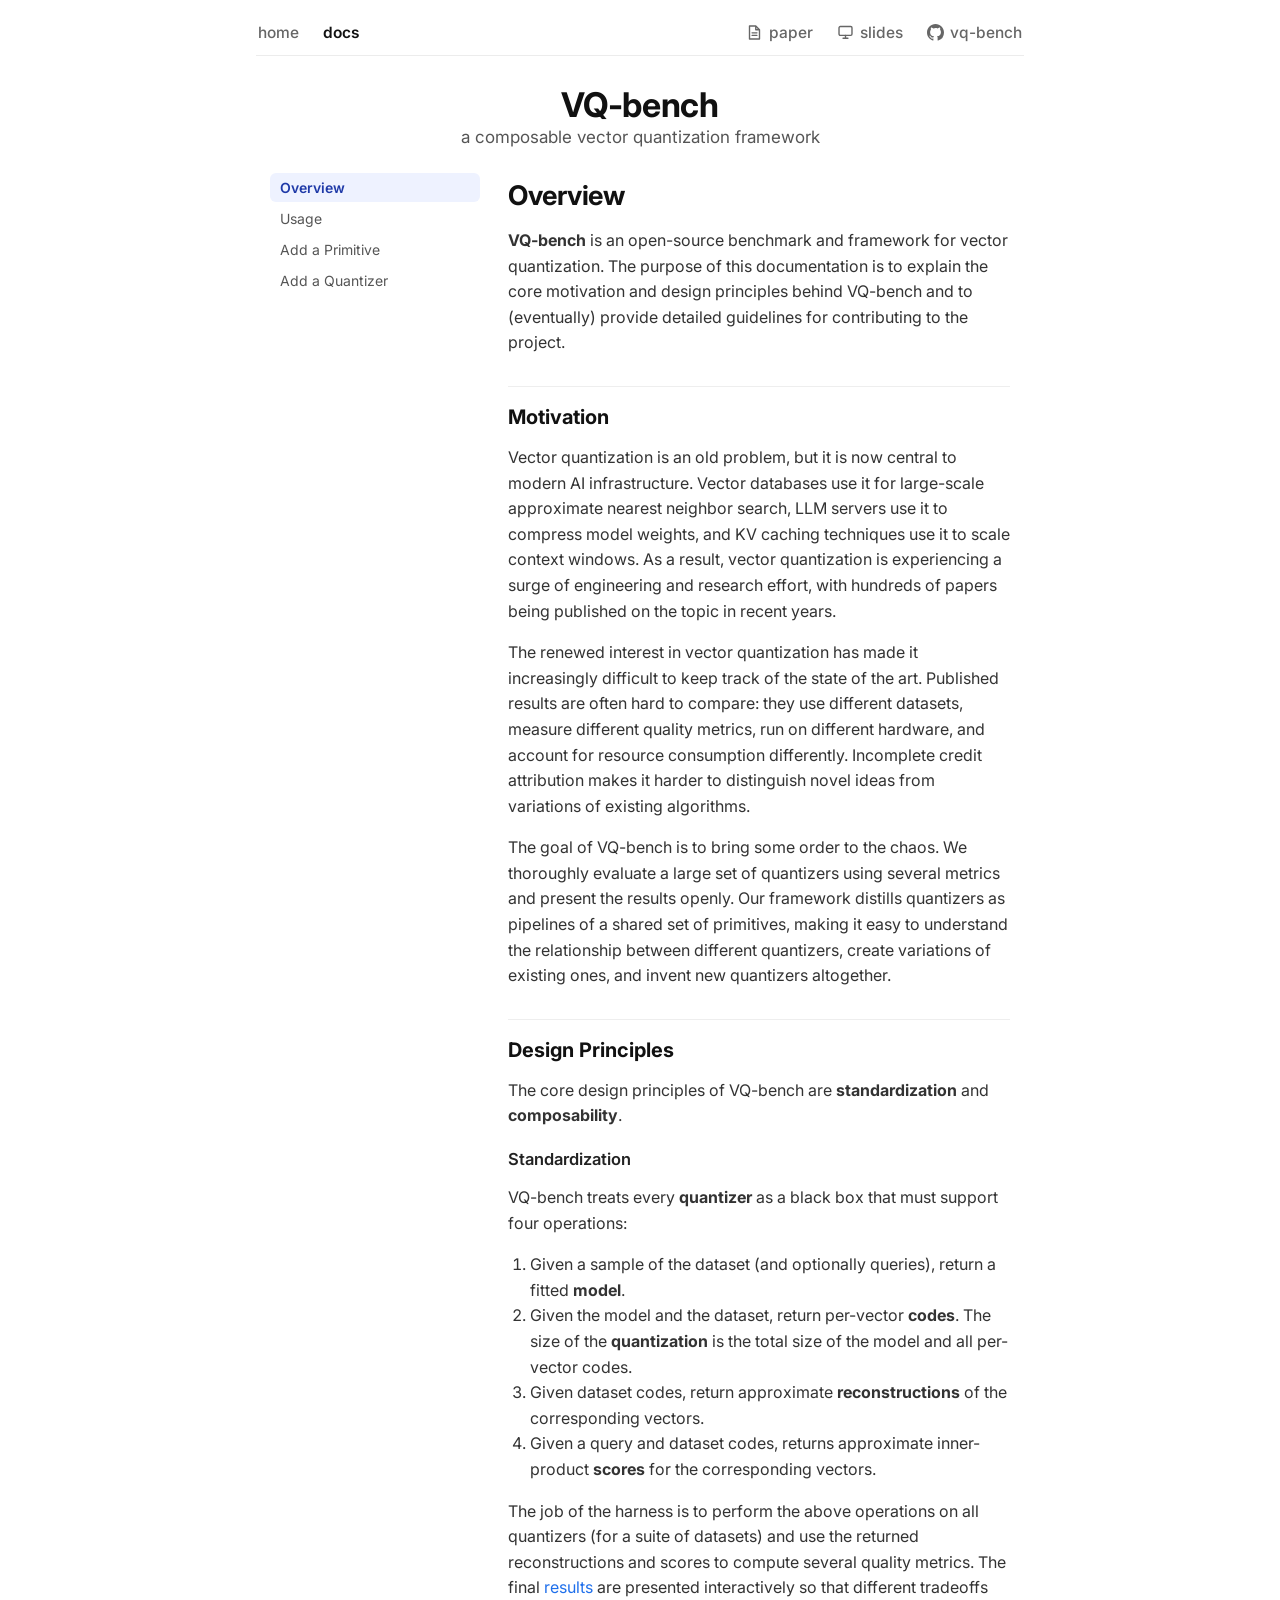
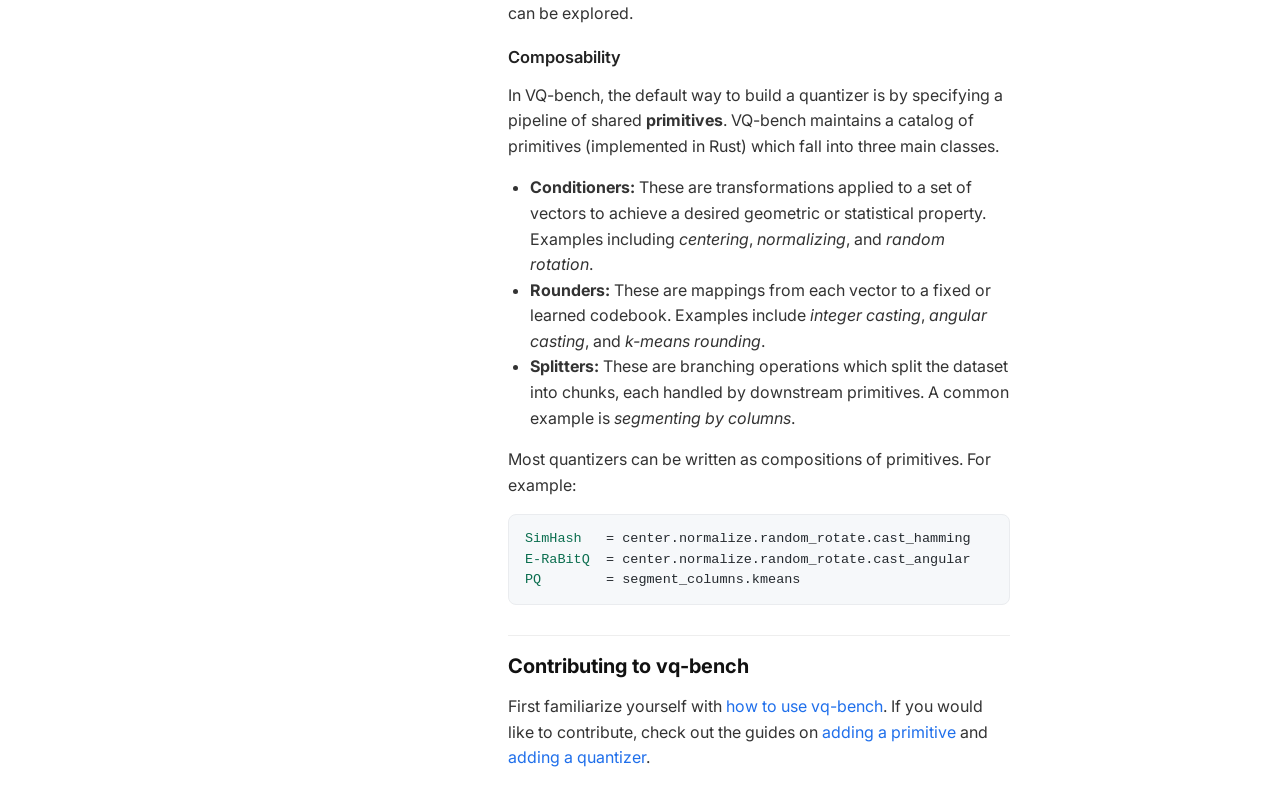
<file: docs/docs.html>
<!doctype html><html><head><meta charset="utf-8"><title>VQ-bench · Docs</title>
<meta name="viewport" content="width=device-width, initial-scale=1">
<link rel="preconnect" href="https://fonts.googleapis.com">
<link rel="preconnect" href="https://fonts.gstatic.com" crossorigin>
<link href="https://fonts.googleapis.com/css2?family=Inter:wght@400;500;600;700&display=swap" rel="stylesheet">
<link rel="stylesheet" href="assets/site.css">
<link rel="stylesheet" href="assets/hljs-theme.css">
<script defer src="assets/site.js"></script>
<script src="assets/marked.min.js"></script>
<script src="assets/hljs.min.js"></script>
</head><body>

<header id="brand">VQ-bench</header>
<p id="tagline">a composable vector quantization framework</p>

<div id="doclayout">
  <nav id="docnav"><ul></ul></nav>
  <main id="doc"><div id="docmsg">Loading…</div></main>
</div>

<script>
// Docs are plain Markdown under content/, rendered client-side. Add a page by
// dropping a .md in content/ and adding a row here. Hash routing (#slug) selects
// the page; the sidebar mirrors this list.
const DOCS = [
  {slug:"overview",           title:"Overview",            file:"content/overview.md"},
  {slug:"usage",              title:"Usage",               file:"content/usage.md"},
  {slug:"add-a-primitive",    title:"Add a Primitive",     file:"content/add-a-primitive.md"},
  {slug:"add-a-quantizer",    title:"Add a Quantizer",     file:"content/add-a-quantizer.md"},
];

function buildSidebar(){
  const ul = document.querySelector("#docnav ul");
  ul.innerHTML = DOCS.map(d => `<li><a data-slug="${d.slug}" href="#${d.slug}">${d.title}</a></li>`).join("");
}

function markActive(slug){
  document.querySelectorAll("#docnav a").forEach(a => a.classList.toggle("active", a.dataset.slug===slug));
}

async function show(slug){
  const doc = DOCS.find(d => d.slug===slug) || DOCS[0];
  markActive(doc.slug);
  const main = document.getElementById("doc");
  main.innerHTML = `<div id="docmsg">Loading…</div>`;
  try {
    const md = await (await fetch(doc.file)).text();
    main.innerHTML = marked.parse(md);
    // Highlight fenced blocks; tagged fences use their language, untagged auto-detect.
    main.querySelectorAll("pre code").forEach(el => hljs.highlightElement(el));
    document.title = `VQ-bench · ${doc.title}`;
  } catch {
    main.innerHTML = `<div id="docmsg">Could not load <code>${doc.file}</code>. Serve this site over HTTP (the docs are fetched at runtime).</div>`;
  }
}

function route(){
  const slug = (location.hash || "").replace(/^#/, "");
  show(DOCS.some(d => d.slug===slug) ? slug : DOCS[0].slug);
}

buildSidebar();
window.addEventListener("hashchange", route);
route();
</script>
</body></html>
</file>
<file: docs/assets/site.css>
/* Shared chrome for vq-bench.com: the top nav (used on every page) and the docs
   page's layout + markdown typography. The landing page inlines its own about/
   table/explorer styles so it renders standalone (vqb view); this sheet only
   needs to cover the nav and the docs page. */

/* Always reserve the scrollbar track so percentage margins don't re-center
   (and shift the header) between pages of different heights. */
/* iOS Safari inflates text per block on rotation to landscape, scaled by how wide
   the block is — so a wide table column paints larger than a narrow one despite an
   identical font-size, and computed style still reports the declared value. 100%
   opts out of the boost while leaving pinch-zoom alone (unlike `none`). */
html{overflow-y:scroll;-webkit-text-size-adjust:100%;text-size-adjust:100%}
body{font-family:'Inter',system-ui,-apple-system,sans-serif;margin-left:20%;margin-right:20%;
     color:#222;font-size:16px}

/* ── top nav ─────────────────────────────────────────────────────────────── */
#nav{display:flex;align-items:center;gap:24px;padding:15px 2px 13px;margin-bottom:10px;
     border-bottom:1px solid #ececec;font-size:15.5px}
#nav a.lnk{color:#666;text-decoration:none;font-weight:500}
#nav a.lnk:hover{color:#111}
#nav a.lnk.active{color:#111;font-weight:600}
#nav .spacer{flex:1 1 auto}
#nav a.gh,#nav a.ext{display:inline-flex;align-items:center;gap:6px;color:#666;text-decoration:none;font-weight:500}
#nav a.gh:hover,#nav a.ext:hover{color:#111}
#nav a.gh .ghmark,#nav a.ext .icn{display:block;width:17px;height:17px}
/* Narrow phones: drop the nav gap and the artifact labels, keeping the icons,
   so the right-hand items never overflow the viewport. */
@media (max-width:430px){
  #nav{gap:14px}
  #nav a.ext .lbl{display:none}
}

/* ── brand hero (matches the landing page's header) ─────────────────────── */
#brand{text-align:center;font-size:34px;font-weight:700;letter-spacing:-0.01em;
       color:#111;padding:18px 14px 2px;margin:0}
#tagline{text-align:center;font-size:17px;color:#555;padding:0 14px 18px;margin:0}

/* ── docs page: sidebar + rendered markdown ─────────────────────────────── */
#doclayout{display:flex;gap:28px;align-items:flex-start;max-width:1040px;margin:8px auto 0;padding:0 14px}
#docnav{flex:0 0 210px;position:sticky;top:14px}
#docnav ul{list-style:none;margin:0;padding:0}
#docnav li{margin:0 0 2px}
#docnav a{display:block;padding:6px 10px;border-radius:6px;color:#555;text-decoration:none;font-size:14px}
#docnav a:hover{background:#f4f4f6;color:#222}
#docnav a.active{background:#eef2ff;color:#1f3aa8;font-weight:600}
#doc{flex:1 1 auto;min-width:0;max-width:760px}
#doc h1{font-size:27px;font-weight:700;letter-spacing:-0.01em;color:#111;margin:6px 0 14px}
#doc h2{font-size:20px;font-weight:700;color:#111;margin:30px 0 10px;padding-top:18px;border-top:1px solid #eee}
#doc h3{font-size:16.5px;font-weight:600;color:#222;margin:20px 0 6px}
#doc p,#doc li{font-size:16px;line-height:1.6;color:#333}
#doc a{color:#1f6feb;text-decoration:none}
#doc a:hover{text-decoration:underline}
#doc code{font-family:ui-monospace,SFMono-Regular,Menlo,monospace;font-size:13.5px;
          background:#f2f2f4;color:#333;padding:1.5px 5px;border-radius:4px}
#doc pre{background:#f6f8fa;border:1px solid #eaecef;border-radius:8px;padding:14px 16px;
         overflow-x:auto;line-height:1.5}
#doc pre code{background:none;padding:0;font-size:13.5px;color:#24292e}
/* Don't dress CLI subcommands (e.g. `eval`) as language keywords — highlight.js
   tags shell built-ins hljs-built_in; render them like ordinary code text. */
#doc pre code .hljs-built_in{color:inherit}
#doc table{border-collapse:collapse;font-size:14.5px;margin:12px 0;display:block;overflow-x:auto}
#doc th,#doc td{padding:6px 12px;border:1px solid #e6e6e6;text-align:left}
#doc th{background:#f4f4f6;font-weight:600}
#doc blockquote{margin:12px 0;padding:2px 14px;border-left:3px solid #d6d9de;color:#666}
#doc ul,#doc ol{padding-left:22px}
#docmsg{color:#888;font-size:14px;padding:12px 2px}

/* Narrow screens: the 20% gutters above would spend 40% of a phone's width on
   empty margin, but 0 runs the nav rule off both edges — keep a small one. Short
   counts as narrow so a phone in landscape gets the same treatment. */
@media (max-width:900px), (max-height:600px){
  body{margin-left:10px;margin-right:10px}
}
@media (max-width:760px){
  /* align-items:flex-start above shrink-wraps the children once this is a column,
     so #doc would size to its max-content and hang off the right edge. */
  #doclayout{flex-direction:column;align-items:stretch}
  #docnav{position:static;flex-basis:auto;width:100%}
}
/* Short viewports (landscape phones): vertical space is the scarce resource, so
   reclaim it — but reclaim it from the hero and the vertical rhythm, NOT from body
   copy. Text renders at its declared size now that the inflation above is opted out,
   so 16px prose stays 16px here; shrinking it only made the page hard to read.
   Must match the same block in index.html's inline style, which carries its own
   copy for `vqb view`. */
@media (max-height:600px){
  #brand{font-size:27px;padding:10px 14px 2px}
  #tagline{font-size:15.5px;padding:0 14px 10px}
  /* Headings only, and only enough to stay under the smaller brand. */
  #doc h1{font-size:22px;margin:4px 0 10px}
  #doc h2{font-size:18px;margin:20px 0 8px;padding-top:14px}
  #doc h3{font-size:15.5px;margin:16px 0 5px}
  #doc pre{padding:11px 13px}
  #doc th,#doc td{padding:5px 11px}
  #docnav a{padding:5px 10px}
}
</file>
<file: docs/assets/hljs-theme.css>
pre code.hljs{display:block;overflow-x:auto;padding:1em}code.hljs{padding:3px 5px}/*!
  Theme: GitHub
  Description: Light theme as seen on github.com
  Author: github.com
  Maintainer: @Hirse
  Updated: 2021-05-15

  Outdated base version: https://github.com/primer/github-syntax-light
  Current colors taken from GitHub's CSS
*/.hljs{color:#24292e;background:#fff}.hljs-doctag,.hljs-keyword,.hljs-meta .hljs-keyword,.hljs-template-tag,.hljs-template-variable,.hljs-type,.hljs-variable.language_{color:#d73a49}.hljs-title,.hljs-title.class_,.hljs-title.class_.inherited__,.hljs-title.function_{color:#6f42c1}.hljs-attr,.hljs-attribute,.hljs-literal,.hljs-meta,.hljs-number,.hljs-operator,.hljs-selector-attr,.hljs-selector-class,.hljs-selector-id,.hljs-variable{color:#0b6e4f}.hljs-meta .hljs-string,.hljs-regexp,.hljs-string{color:#032f62}.hljs-built_in,.hljs-symbol{color:#e36209}.hljs-code,.hljs-comment,.hljs-formula{color:#6a737d}.hljs-name,.hljs-quote,.hljs-selector-pseudo,.hljs-selector-tag{color:#22863a}.hljs-subst{color:#24292e}.hljs-section{color:#0b6e4f;font-weight:700}.hljs-bullet{color:#735c0f}.hljs-emphasis{color:#24292e;font-style:italic}.hljs-strong{color:#24292e;font-weight:700}.hljs-addition{color:#22863a;background-color:#f0fff4}.hljs-deletion{color:#b31d28;background-color:#ffeef0}
</file>
